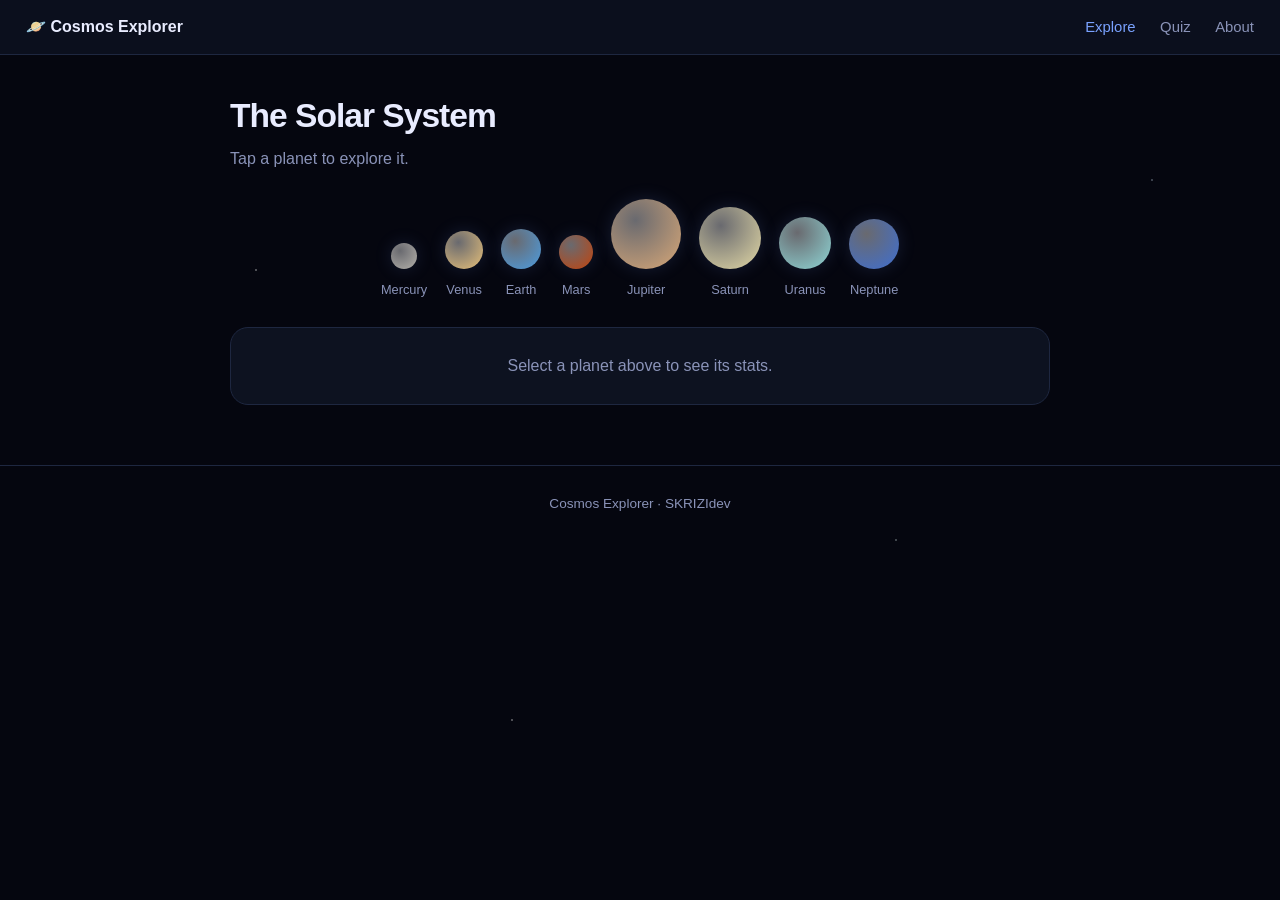
<file: index.html>
<!DOCTYPE html>
<html lang="en">
<head>
<meta charset="UTF-8">
<meta name="viewport" content="width=device-width, initial-scale=1.0">
<title>Cosmos Explorer — The Solar System</title>
<link rel="stylesheet" href="css/style.css">
</head>
<body>
<header class="topbar">
  <a class="brand" href="index.html">🪐 Cosmos Explorer</a>
  <nav>
    <a href="index.html" class="active">Explore</a>
    <a href="quiz.html">Quiz</a>
    <a href="about.html">About</a>
  </nav>
</header>
<main class="wrap">
  <h1 class="title">The Solar System</h1>
  <p class="sub">Tap a planet to explore it.</p>
  <div class="orrery" id="orrery"></div>
  <section class="detail card" id="detail">
    <p class="placeholder">Select a planet above to see its stats.</p>
  </section>
</main>
<footer class="foot">Cosmos Explorer · SKRIZIdev</footer>
<script src="js/data.js"></script>
<script src="js/explore.js"></script>
</body>
</html>
</file>
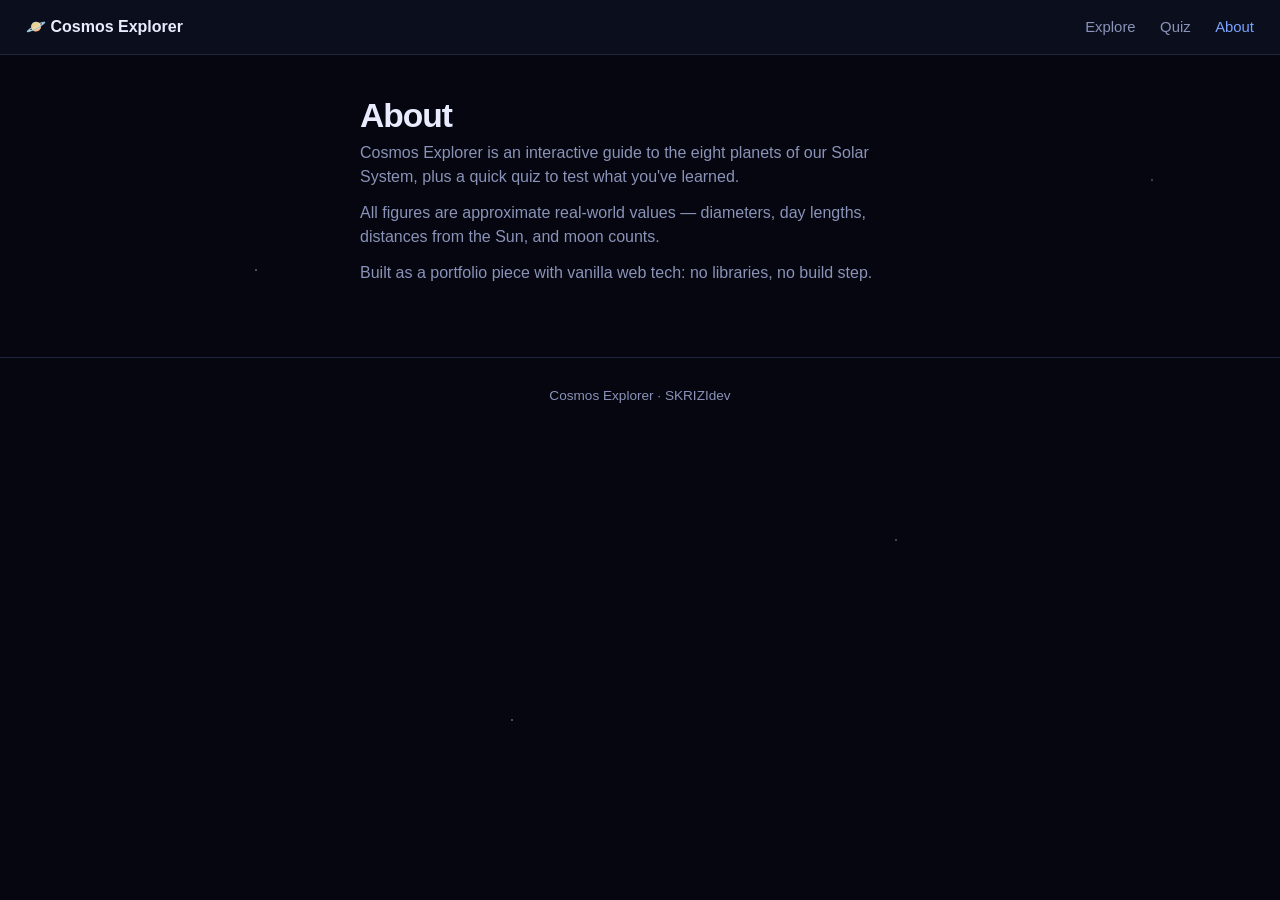
<file: about.html>
<!DOCTYPE html>
<html lang="en">
<head>
<meta charset="UTF-8">
<meta name="viewport" content="width=device-width, initial-scale=1.0">
<title>About — Cosmos Explorer</title>
<link rel="stylesheet" href="css/style.css">
</head>
<body>
<header class="topbar">
  <a class="brand" href="index.html">🪐 Cosmos Explorer</a>
  <nav>
    <a href="index.html">Explore</a>
    <a href="quiz.html">Quiz</a>
    <a href="about.html" class="active">About</a>
  </nav>
</header>
<main class="wrap narrow">
  <h1 class="title">About</h1>
  <section class="prose">
    <p>Cosmos Explorer is an interactive guide to the eight planets of our Solar System, plus a quick quiz to test what you've learned.</p>
    <p>All figures are approximate real-world values — diameters, day lengths, distances from the Sun, and moon counts.</p>
    <p>Built as a portfolio piece with vanilla web tech: no libraries, no build step.</p>
  </section>
</main>
<footer class="foot">Cosmos Explorer · SKRIZIdev</footer>
</body>
</html>
</file>
<file: css/style.css>
:root{
  --bg:#05060f; --panel:#0f1424; --line:#1e2740; --txt:#e9ecff; --muted:#8a93b8; --accent:#7aa2ff;
}
*{box-sizing:border-box;margin:0;padding:0}
body{font-family:-apple-system,BlinkMacSystemFont,"Segoe UI",Roboto,sans-serif;background:
  radial-gradient(1px 1px at 20% 30%,#fff,transparent),
  radial-gradient(1px 1px at 70% 60%,#cdd,transparent),
  radial-gradient(1px 1px at 40% 80%,#fff,transparent),
  radial-gradient(1px 1px at 90% 20%,#bcd,transparent),var(--bg);
  color:var(--txt);line-height:1.5;min-height:100vh}
a{color:inherit;text-decoration:none}
.topbar{display:flex;align-items:center;justify-content:space-between;padding:15px 26px;background:rgba(15,20,36,.7);backdrop-filter:blur(8px);border-bottom:1px solid var(--line);position:sticky;top:0;z-index:10}
.brand{font-weight:700}
nav a{color:var(--muted);margin-left:20px;font-size:.93rem}
nav a:hover,nav a.active{color:var(--accent)}
.wrap{max-width:860px;margin:0 auto;padding:36px 20px 60px}
.narrow{max-width:600px}
.title{font-size:2.1rem;letter-spacing:-1px}
.sub{color:var(--muted);margin:6px 0 28px}
.orrery{display:flex;flex-wrap:wrap;gap:18px;justify-content:center;align-items:flex-end;margin-bottom:26px}
.planet{cursor:pointer;text-align:center;transition:transform .2s}
.planet:hover{transform:translateY(-4px)}
.planet .ball{border-radius:50%;margin:0 auto 8px;box-shadow:0 0 18px rgba(122,162,255,.15)}
.planet.sel .ball{outline:3px solid var(--accent);outline-offset:3px}
.planet span{font-size:.8rem;color:var(--muted)}
.planet.sel span{color:var(--accent)}
.card{background:rgba(15,20,36,.85);border:1px solid var(--line);border-radius:18px;padding:26px}
.placeholder{color:var(--muted);text-align:center}
.detail h2{font-size:1.6rem;margin-bottom:4px}
.detail .tag{color:var(--accent);font-size:.85rem;margin-bottom:14px}
.detail p.desc{color:var(--muted);margin-bottom:18px}
.stats{display:grid;grid-template-columns:repeat(2,1fr);gap:12px}
.stat{background:var(--bg);border:1px solid var(--line);border-radius:12px;padding:14px}
.stat small{color:var(--muted);display:block;font-size:.78rem}
.stat b{font-size:1.15rem}
.quiz{display:flex;flex-direction:column;gap:16px}
.q{background:rgba(15,20,36,.85);border:1px solid var(--line);border-radius:14px;padding:20px}
.q h3{margin-bottom:12px;font-size:1.05rem}
.opt{display:block;width:100%;text-align:left;background:var(--bg);border:1px solid var(--line);color:var(--txt);font:inherit;padding:11px 14px;border-radius:10px;margin-bottom:8px;cursor:pointer}
.opt:hover{border-color:var(--accent)}
.opt.right{background:#12351f;border-color:#2fbf6b}
.opt.wrong{background:#3a1620;border-color:#e05468}
.score{text-align:center;background:rgba(15,20,36,.85);border:1px solid var(--line);border-radius:14px;padding:24px;font-size:1.2rem}
.btn{display:inline-block;background:var(--accent);color:#04122e;font-weight:700;border:none;padding:11px 22px;border-radius:10px;cursor:pointer;margin-top:14px}
.prose{color:var(--muted)} .prose p{margin-bottom:12px}
.foot{text-align:center;color:var(--muted);padding:28px;font-size:.85rem;border-top:1px solid var(--line)}
@media(max-width:520px){.stats{grid-template-columns:1fr}}

/* ---- enhancements: planet modal, orbit + reveal animations ---- */
@keyframes riseIn{from{opacity:0;transform:translateY(18px)}to{opacity:1;transform:none}}
@keyframes twinkle{0%,100%{opacity:1}50%{opacity:.45}}
@keyframes spin{to{transform:rotate(360deg)}}
@keyframes float3d{0%,100%{transform:translateY(0)}50%{transform:translateY(-10px)}}
@keyframes pIn{from{opacity:0;transform:translateY(24px) scale(.96)}to{opacity:1;transform:none}}
.title,.sub,.orrery,.detail{opacity:0;animation:riseIn .6s ease both}
.sub{animation-delay:.08s}.orrery{animation-delay:.16s}.detail{animation-delay:.24s}
.planet{opacity:0;animation:riseIn .5s ease both}
.planet .ball{transition:transform .25s,box-shadow .25s}
.planet:hover .ball{transform:scale(1.12);box-shadow:0 0 26px rgba(122,162,255,.5)}
.q{opacity:0;animation:riseIn .5s ease both}
.q:nth-child(2){animation-delay:.06s}.q:nth-child(3){animation-delay:.12s}.q:nth-child(4){animation-delay:.18s}
.opt{transition:transform .12s,border-color .15s,background .2s}
.opt:hover{transform:translateX(4px)}
.planet-bd{position:fixed;inset:0;background:rgba(2,3,10,.7);backdrop-filter:blur(6px);display:flex;align-items:center;justify-content:center;padding:20px;z-index:9999;opacity:0;transition:opacity .25s}
.planet-bd.show{opacity:1}
.planet-dialog{background:rgba(15,20,36,.95);border:1px solid var(--line);border-radius:20px;max-width:600px;width:100%;display:grid;grid-template-columns:200px 1fr;gap:10px;padding:26px;position:relative;animation:pIn .3s cubic-bezier(.2,.9,.3,1) both;overflow:hidden}
.pvis{position:relative;display:grid;place-items:center;min-height:200px}
.pball{width:110px;height:110px;border-radius:50%;box-shadow:0 0 40px rgba(122,162,255,.3);animation:float3d 4s ease-in-out infinite;z-index:1}
.porbit{position:absolute;width:180px;height:180px;border:1px dashed rgba(122,162,255,.3);border-radius:50%;animation:spin 18s linear infinite}
.porbit::after{content:'';position:absolute;top:-4px;left:50%;width:8px;height:8px;border-radius:50%;background:#cfe0ff;box-shadow:0 0 10px #cfe0ff}
.pinfo{padding:6px 4px}
.ptag{color:var(--accent);font-size:.85rem}
.planet-dialog h2{font-size:1.8rem;margin:4px 0 10px}
.pdesc{color:var(--muted);margin-bottom:18px;line-height:1.55}
.px{position:absolute;top:14px;right:16px;background:var(--bg);border:1px solid var(--line);color:var(--txt);width:34px;height:34px;border-radius:50%;font-size:1.4rem;cursor:pointer;z-index:3}
@media(max-width:560px){.planet-dialog{grid-template-columns:1fr}.pvis{min-height:150px}}
</file>
